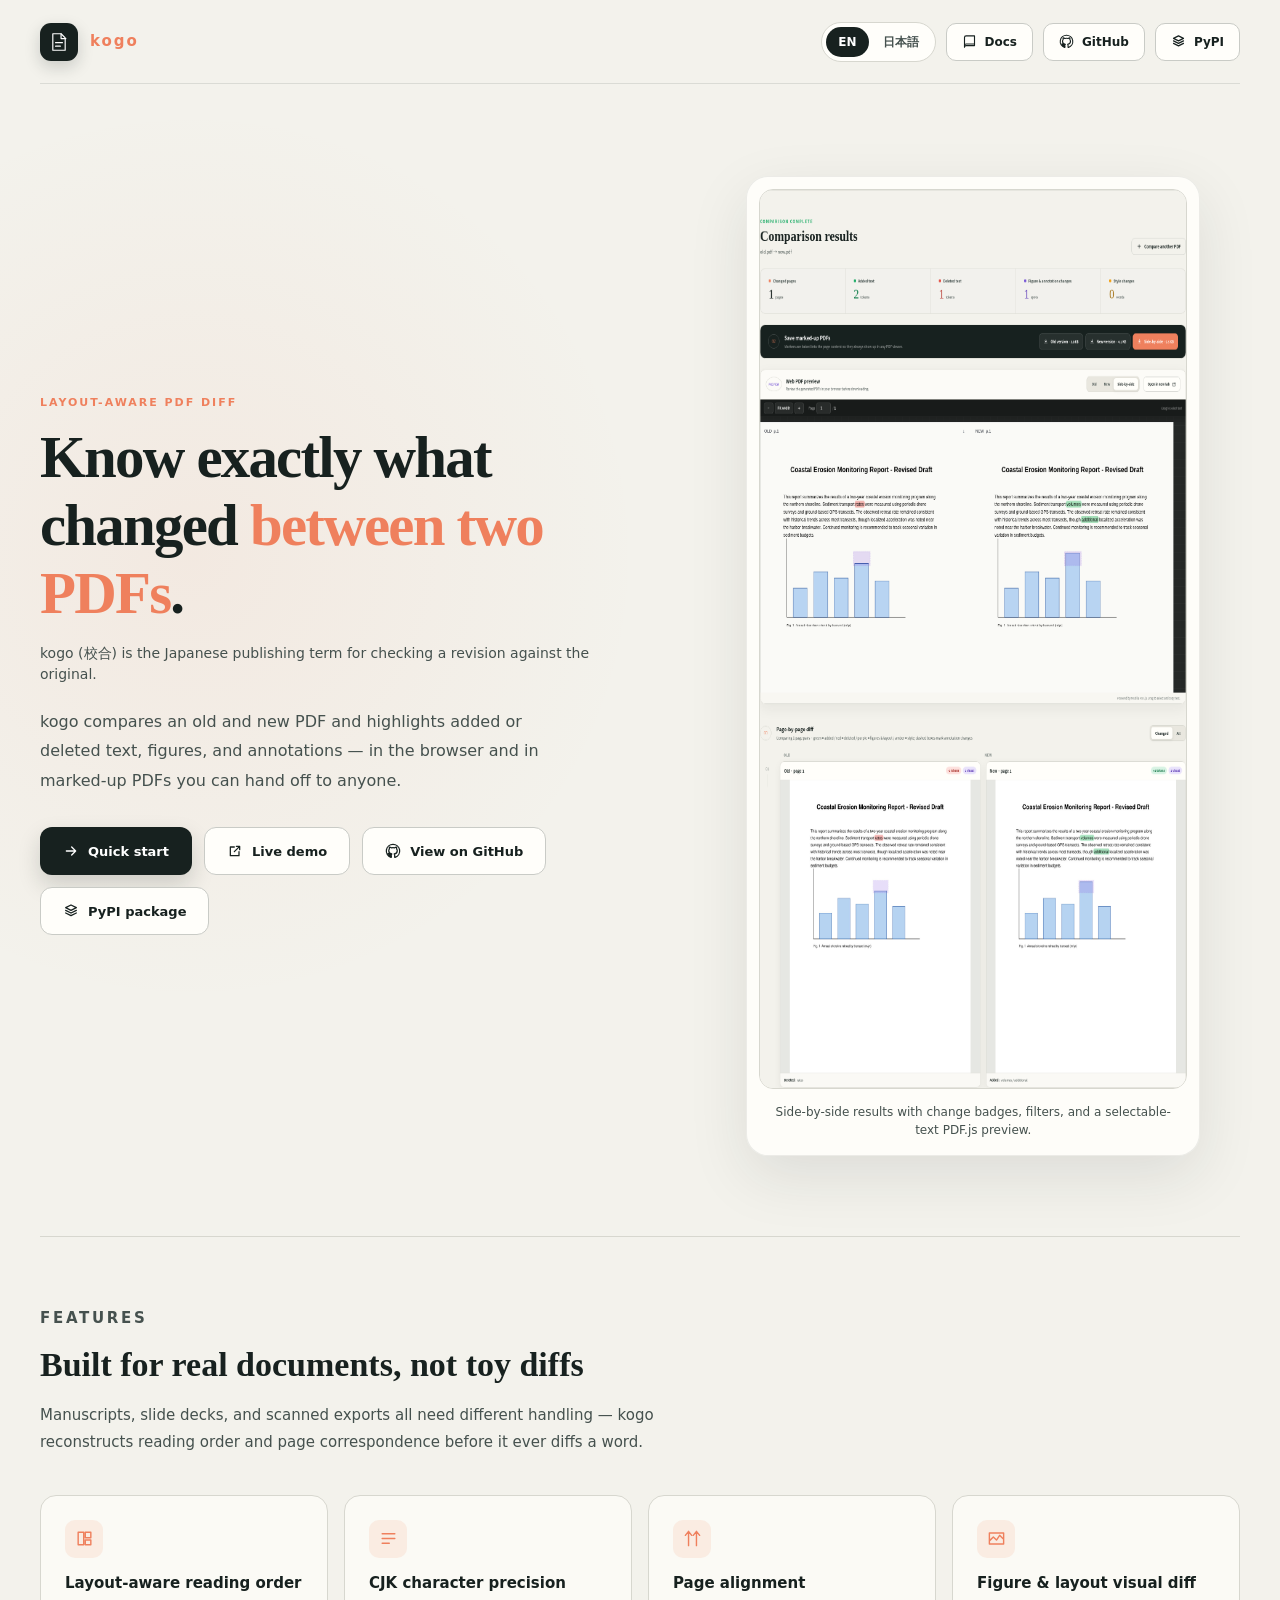
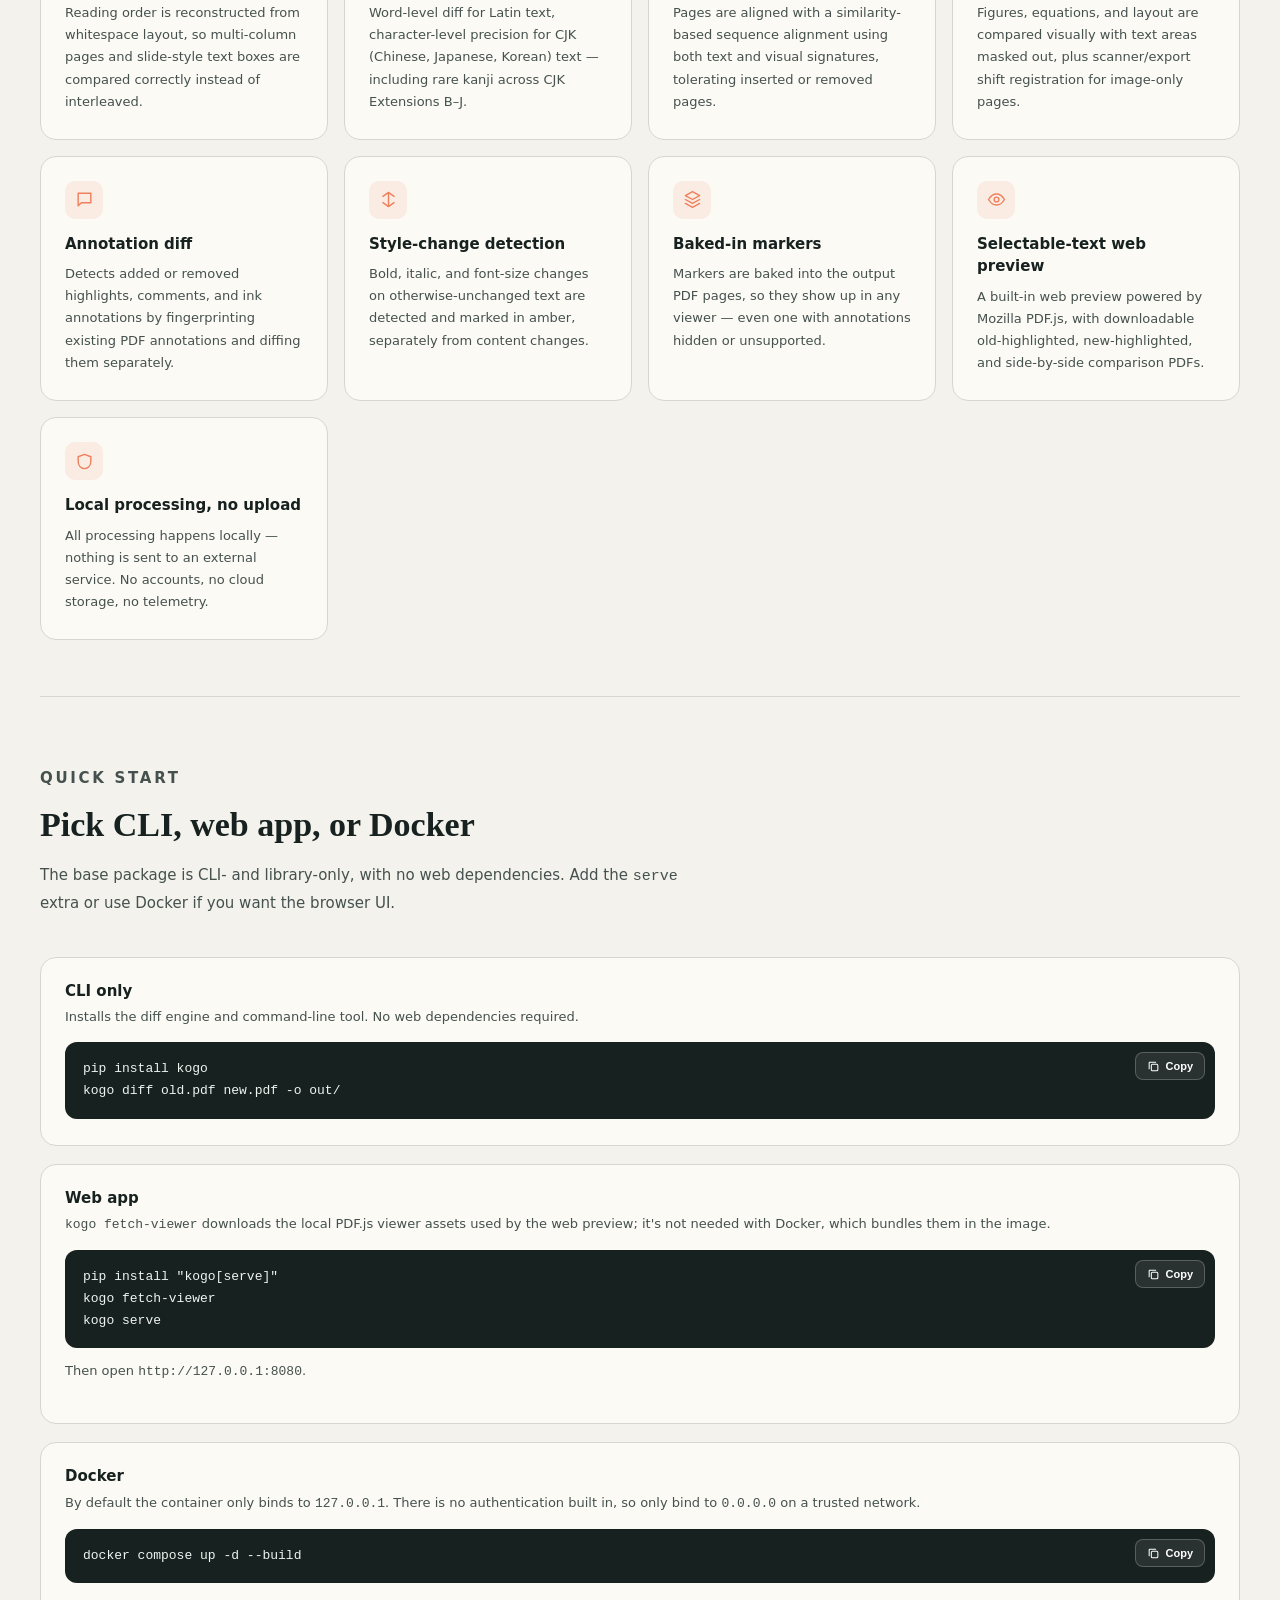
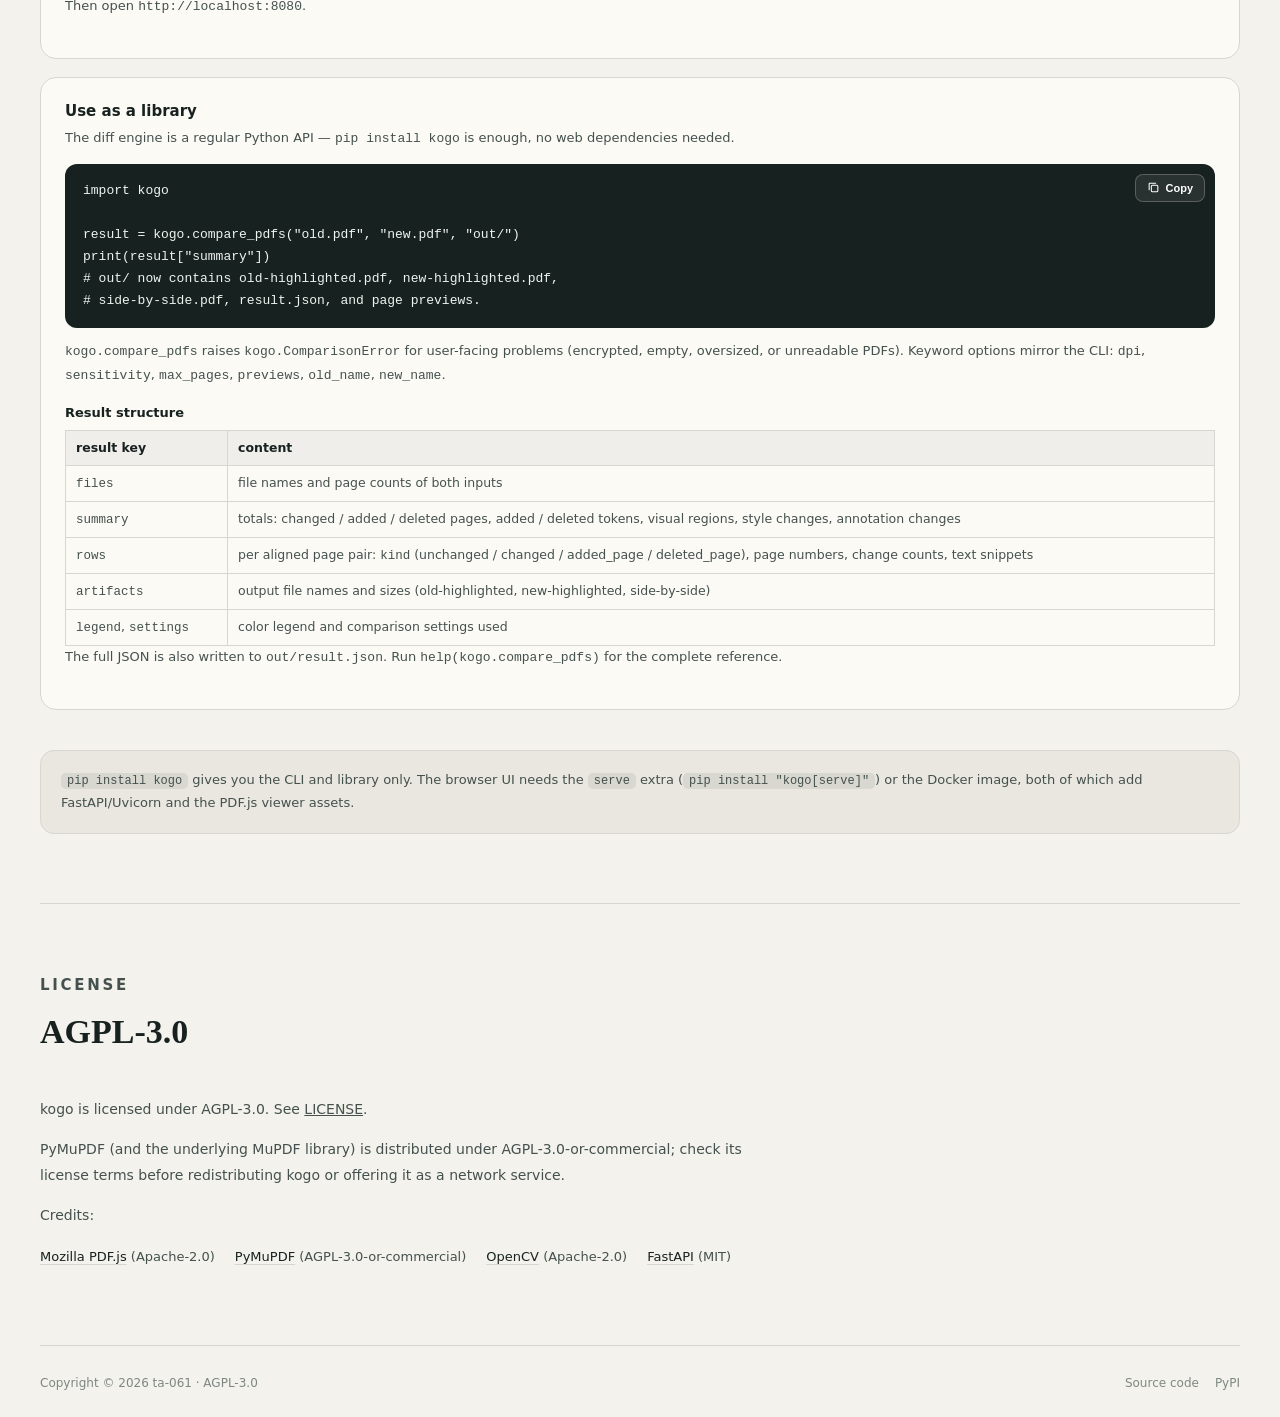
<file: docs/site/index.html>
<!doctype html>
<html lang="en">
<head>
<meta charset="utf-8">
<meta name="viewport" content="width=device-width, initial-scale=1">
<title>kogo — layout-aware PDF diff for revisions</title>
<meta name="description" content="kogo compares an old and new PDF and highlights added or deleted text, figures, and annotations, with layout-aware reading order and CJK character precision. Local processing, open source (AGPL-3.0).">
<link rel="canonical" href="https://kogo.tatu-sec.dev/">
<meta property="og:type" content="website">
<meta property="og:title" content="kogo — layout-aware PDF diff for revisions">
<meta property="og:description" content="Compare an old and new PDF and highlight added or deleted text, figures, and annotations, in the browser and in marked PDFs.">
<meta property="og:image" content="https://kogo.tatu-sec.dev/screenshot-results.png">
<meta property="og:url" content="https://kogo.tatu-sec.dev/">
<meta name="twitter:card" content="summary_large_image">
<link rel="icon" href="data:image/svg+xml,%3Csvg xmlns='http://www.w3.org/2000/svg' viewBox='0 0 32 32'%3E%3Crect width='32' height='32' rx='7' fill='%2317211f'/%3E%3Cpath d='M9 6h12l6 6v14H9z' fill='none' stroke='white' stroke-width='1.8' stroke-linejoin='round' stroke-linecap='round'/%3E%3Cpath d='M21 6v7h7' fill='none' stroke='white' stroke-width='1.8' stroke-linejoin='round' stroke-linecap='round'/%3E%3Cpath d='M13 19h10M13 24h7' fill='none' stroke='white' stroke-width='1.8' stroke-linecap='round'/%3E%3C/svg%3E">
<link rel="stylesheet" href="styles.css">
</head>
<body>
<header class="site-header">
  <a class="brand" href="#top">
    <span class="brand-mark" aria-hidden="true">
      <svg viewBox="0 0 32 32"><path d="M7 4h12l6 6v18H7z"/><path d="M19 4v7h7"/><path d="M11 17h10M11 22h7"/></svg>
    </span>
    <span><b>kogo</b></span>
  </a>
  <div class="header-actions">
    <nav class="lang-switch" aria-label="Language">
      <a href="index.html" class="active">EN</a>
      <a href="ja/index.html">日本語</a>
    </nav>
    <a class="header-link" href="manual/">
      <svg viewBox="0 0 24 24"><path d="M4 5.5A2.5 2.5 0 0 1 6.5 3H20v15.5H6.5A2.5 2.5 0 0 0 4 21V5.5Z"/><path d="M4 18.5A2.5 2.5 0 0 1 6.5 16H20"/></svg>
      Docs
    </a>
    <a class="header-link" href="https://github.com/ta-061/kogo">
      <svg viewBox="0 0 24 24"><path d="M12 2a10 10 0 0 0-3.16 19.49c.5.09.68-.22.68-.48v-1.7c-2.78.6-3.37-1.34-3.37-1.34-.46-1.16-1.11-1.47-1.11-1.47-.91-.62.07-.6.07-.6 1 .07 1.53 1.03 1.53 1.03.9 1.52 2.34 1.08 2.91.83.09-.65.35-1.08.63-1.33-2.22-.25-4.56-1.11-4.56-4.94 0-1.09.39-1.98 1.03-2.68-.1-.25-.45-1.27.1-2.65 0 0 .84-.27 2.75 1.02a9.6 9.6 0 0 1 5 0c1.91-1.29 2.75-1.02 2.75-1.02.55 1.38.2 2.4.1 2.65.64.7 1.03 1.59 1.03 2.68 0 3.84-2.34 4.68-4.57 4.93.36.31.68.92.68 1.85v2.74c0 .26.18.58.69.48A10 10 0 0 0 12 2Z"/></svg>
      GitHub
    </a>
    <a class="header-link" href="https://pypi.org/project/kogo/">
      <svg viewBox="0 0 24 24"><path d="M12 3l8 4-8 4-8-4 8-4Z"/><path d="M4 11l8 4 8-4"/><path d="M4 15l8 4 8-4"/></svg>
      PyPI
    </a>
  </div>
</header>

<main id="top">
  <section class="hero" style="border-top:0;padding-top:76px">
    <div class="hero-copy">
      <p class="eyebrow">Layout-aware PDF diff</p>
      <h1>Know exactly what changed <em>between two PDFs</em>.</h1>
      <p class="kanji-note">kogo (校合) is the Japanese publishing term for checking a revision against the original.</p>
      <p class="lead">
        kogo compares an old and new PDF and highlights added or deleted text, figures, and
        annotations — in the browser and in marked-up PDFs you can hand off to anyone.
      </p>
      <div class="hero-actions">
        <a class="btn btn-primary" href="#quick-start">
          <svg viewBox="0 0 24 24"><path d="M5 12h14M13 6l6 6-6 6"/></svg>
          Quick start
        </a>
        <a class="btn btn-secondary" href="https://kogo-demo.tatu-sec.dev/" title="Hosted demo - free to try, no account needed">
          <svg viewBox="0 0 24 24"><path d="M14 5h5v5M19 5l-8 8M18 13v6H5V6h6"/></svg>
          Live demo
        </a>
        <a class="btn btn-secondary" href="https://github.com/ta-061/kogo">
          <svg viewBox="0 0 24 24"><path d="M12 2a10 10 0 0 0-3.16 19.49c.5.09.68-.22.68-.48v-1.7c-2.78.6-3.37-1.34-3.37-1.34-.46-1.16-1.11-1.47-1.11-1.47-.91-.62.07-.6.07-.6 1 .07 1.53 1.03 1.53 1.03.9 1.52 2.34 1.08 2.91.83.09-.65.35-1.08.63-1.33-2.22-.25-4.56-1.11-4.56-4.94 0-1.09.39-1.98 1.03-2.68-.1-.25-.45-1.27.1-2.65 0 0 .84-.27 2.75 1.02a9.6 9.6 0 0 1 5 0c1.91-1.29 2.75-1.02 2.75-1.02.55 1.38.2 2.4.1 2.65.64.7 1.03 1.59 1.03 2.68 0 3.84-2.34 4.68-4.57 4.93.36.31.68.92.68 1.85v2.74c0 .26.18.58.69.48A10 10 0 0 0 12 2Z"/></svg>
          View on GitHub
        </a>
        <a class="btn btn-secondary" href="https://pypi.org/project/kogo/">
          <svg viewBox="0 0 24 24"><path d="M12 3l8 4-8 4-8-4 8-4Z"/><path d="M4 11l8 4 8-4"/><path d="M4 15l8 4 8-4"/></svg>
          PyPI package
        </a>
      </div>
    </div>
    <figure class="hero-figure">
      <img src="screenshot-results.png" alt="kogo comparison results showing added, deleted, visual, and style-only changes across aligned pages" width="1400" height="900" loading="eager">
      <figcaption>Side-by-side results with change badges, filters, and a selectable-text PDF.js preview.</figcaption>
    </figure>
  </section>

  <section id="features">
    <div class="section-head">
      <p class="eyebrow">Features</p>
      <h2>Built for real documents, not toy diffs</h2>
      <p>Manuscripts, slide decks, and scanned exports all need different handling — kogo reconstructs reading order and page correspondence before it ever diffs a word.</p>
    </div>
    <div class="features-grid">
      <div class="feature-card">
        <span class="feature-icon"><svg viewBox="0 0 24 24"><path d="M4 4h7v16H4zM13 4h7v7h-7zM13 14h7v6h-7z"/></svg></span>
        <h3>Layout-aware reading order</h3>
        <p>Reading order is reconstructed from whitespace layout, so multi-column pages and slide-style text boxes are compared correctly instead of interleaved.</p>
      </div>
      <div class="feature-card">
        <span class="feature-icon"><svg viewBox="0 0 24 24"><path d="M4 6h16M4 12h16M4 18h9"/></svg></span>
        <h3>CJK character precision</h3>
        <p>Word-level diff for Latin text, character-level precision for CJK (Chinese, Japanese, Korean) text — including rare kanji across CJK Extensions B–J.</p>
      </div>
      <div class="feature-card">
        <span class="feature-icon"><svg viewBox="0 0 24 24"><path d="M7 3v18M17 3v18M3 8l4-5 4 5M13 8l4-5 4 5"/></svg></span>
        <h3>Page alignment</h3>
        <p>Pages are aligned with a similarity-based sequence alignment using both text and visual signatures, tolerating inserted or removed pages.</p>
      </div>
      <div class="feature-card">
        <span class="feature-icon"><svg viewBox="0 0 24 24"><path d="M3 5h18v14H3zM3 15l5-5 4 4 4-6 4 4"/></svg></span>
        <h3>Figure &amp; layout visual diff</h3>
        <p>Figures, equations, and layout are compared visually with text areas masked out, plus scanner/export shift registration for image-only pages.</p>
      </div>
      <div class="feature-card">
        <span class="feature-icon"><svg viewBox="0 0 24 24"><path d="M4 4h16v12H8l-4 4z"/></svg></span>
        <h3>Annotation diff</h3>
        <p>Detects added or removed highlights, comments, and ink annotations by fingerprinting existing PDF annotations and diffing them separately.</p>
      </div>
      <div class="feature-card">
        <span class="feature-icon"><svg viewBox="0 0 24 24"><path d="M12 3v18M5 8l7-5 7 5M5 16l7 5 7-5"/></svg></span>
        <h3>Style-change detection</h3>
        <p>Bold, italic, and font-size changes on otherwise-unchanged text are detected and marked in amber, separately from content changes.</p>
      </div>
      <div class="feature-card">
        <span class="feature-icon"><svg viewBox="0 0 24 24"><path d="M12 2 3 7l9 5 9-5-9-5ZM3 12l9 5 9-5M3 17l9 5 9-5"/></svg></span>
        <h3>Baked-in markers</h3>
        <p>Markers are baked into the output PDF pages, so they show up in any viewer — even one with annotations hidden or unsupported.</p>
      </div>
      <div class="feature-card">
        <span class="feature-icon"><svg viewBox="0 0 24 24"><path d="M2 12s4-7 10-7 10 7 10 7-4 7-10 7-10-7-10-7Z"/><circle cx="12" cy="12" r="3"/></svg></span>
        <h3>Selectable-text web preview</h3>
        <p>A built-in web preview powered by Mozilla PDF.js, with downloadable old-highlighted, new-highlighted, and side-by-side comparison PDFs.</p>
      </div>
      <div class="feature-card">
        <span class="feature-icon"><svg viewBox="0 0 24 24"><path d="M12 3 4 6v6c0 5 3.5 8.5 8 9 4.5-.5 8-4 8-9V6l-8-3Z"/></svg></span>
        <h3>Local processing, no upload</h3>
        <p>All processing happens locally — nothing is sent to an external service. No accounts, no cloud storage, no telemetry.</p>
      </div>
    </div>
  </section>

  <section id="quick-start">
    <div class="section-head">
      <p class="eyebrow">Quick start</p>
      <h2>Pick CLI, web app, or Docker</h2>
      <p>The base package is CLI- and library-only, with no web dependencies. Add the <code>serve</code> extra or use Docker if you want the browser UI.</p>
    </div>
    <div class="quickstart-grid">
      <div class="qs-card">
        <h3>CLI only</h3>
        <p>Installs the diff engine and command-line tool. No web dependencies required.</p>
        <div class="code-block">
          <pre><code>pip install kogo
kogo diff old.pdf new.pdf -o out/</code></pre>
          <button type="button" class="copy-btn" data-copied-label="Copied">
            <svg viewBox="0 0 24 24"><rect x="8" y="8" width="12" height="12" rx="2"/><path d="M4 16V5a1 1 0 0 1 1-1h11"/></svg>
            <span class="copy-label">Copy</span>
          </button>
        </div>
      </div>
      <div class="qs-card">
        <h3>Web app</h3>
        <p><code>kogo fetch-viewer</code> downloads the local PDF.js viewer assets used by the web preview; it's not needed with Docker, which bundles them in the image.</p>
        <div class="code-block">
          <pre><code>pip install "kogo[serve]"
kogo fetch-viewer
kogo serve</code></pre>
          <button type="button" class="copy-btn" data-copied-label="Copied">
            <svg viewBox="0 0 24 24"><rect x="8" y="8" width="12" height="12" rx="2"/><path d="M4 16V5a1 1 0 0 1 1-1h11"/></svg>
            <span class="copy-label">Copy</span>
          </button>
        </div>
        <p style="margin-top:12px">Then open <code>http://127.0.0.1:8080</code>.</p>
      </div>
      <div class="qs-card">
        <h3>Docker</h3>
        <p>By default the container only binds to <code>127.0.0.1</code>. There is no authentication built in, so only bind to <code>0.0.0.0</code> on a trusted network.</p>
        <div class="code-block">
          <pre><code>docker compose up -d --build</code></pre>
          <button type="button" class="copy-btn" data-copied-label="Copied">
            <svg viewBox="0 0 24 24"><rect x="8" y="8" width="12" height="12" rx="2"/><path d="M4 16V5a1 1 0 0 1 1-1h11"/></svg>
            <span class="copy-label">Copy</span>
          </button>
        </div>
        <p style="margin-top:12px">Then open <code>http://localhost:8080</code>.</p>
      </div>
      <div class="qs-card library-example">
        <h3>Use as a library</h3>
        <p>The diff engine is a regular Python API — <code>pip install kogo</code> is enough, no web dependencies needed.</p>
        <div class="code-block">
          <pre><code>import kogo

result = kogo.compare_pdfs("old.pdf", "new.pdf", "out/")
print(result["summary"])
# out/ now contains old-highlighted.pdf, new-highlighted.pdf,
# side-by-side.pdf, result.json, and page previews.</code></pre>
          <button type="button" class="copy-btn" data-copied-label="Copied">
            <svg viewBox="0 0 24 24"><rect x="8" y="8" width="12" height="12" rx="2"/><path d="M4 16V5a1 1 0 0 1 1-1h11"/></svg>
            <span class="copy-label">Copy</span>
          </button>
        </div>
        <p style="margin-top:12px"><code>kogo.compare_pdfs</code> raises <code>kogo.ComparisonError</code> for user-facing problems (encrypted, empty, oversized, or unreadable PDFs). Keyword options mirror the CLI: <code>dpi</code>, <code>sensitivity</code>, <code>max_pages</code>, <code>previews</code>, <code>old_name</code>, <code>new_name</code>.</p>
        <h4 class="api-table-title">Result structure</h4>
        <table class="api-table">
          <thead>
            <tr><th>result key</th><th>content</th></tr>
          </thead>
          <tbody>
            <tr><td><code>files</code></td><td>file names and page counts of both inputs</td></tr>
            <tr><td><code>summary</code></td><td>totals: changed / added / deleted pages, added / deleted tokens, visual regions, style changes, annotation changes</td></tr>
            <tr><td><code>rows</code></td><td>per aligned page pair: <code>kind</code> (unchanged / changed / added_page / deleted_page), page numbers, change counts, text snippets</td></tr>
            <tr><td><code>artifacts</code></td><td>output file names and sizes (old-highlighted, new-highlighted, side-by-side)</td></tr>
            <tr><td><code>legend</code>, <code>settings</code></td><td>color legend and comparison settings used</td></tr>
          </tbody>
        </table>
        <p class="api-note">The full JSON is also written to <code>out/result.json</code>. Run <code>help(kogo.compare_pdfs)</code> for the complete reference.</p>
      </div>
    </div>
    <p class="qs-note">
      <code>pip install kogo</code> gives you the CLI and library only. The browser UI needs the
      <code>serve</code> extra (<code>pip install "kogo[serve]"</code>) or the Docker image, both of
      which add FastAPI/Uvicorn and the PDF.js viewer assets.
    </p>
  </section>

  <section id="license">
    <div class="section-head">
      <p class="eyebrow">License</p>
      <h2>AGPL-3.0</h2>
    </div>
    <div class="license-body">
      <p>kogo is licensed under AGPL-3.0. See <a href="https://github.com/ta-061/kogo/blob/main/LICENSE">LICENSE</a>.</p>
      <p>PyMuPDF (and the underlying MuPDF library) is distributed under AGPL-3.0-or-commercial; check its license terms before redistributing kogo or offering it as a network service.</p>
      <p>Credits:</p>
      <ul class="credits">
        <li><a href="https://github.com/mozilla/pdf.js">Mozilla PDF.js</a> (Apache-2.0)</li>
        <li><a href="https://github.com/pymupdf/PyMuPDF">PyMuPDF</a> (AGPL-3.0-or-commercial)</li>
        <li><a href="https://github.com/opencv/opencv">OpenCV</a> (Apache-2.0)</li>
        <li><a href="https://github.com/tiangolo/fastapi">FastAPI</a> (MIT)</li>
      </ul>
    </div>
  </section>
</main>

<footer>
  <span>Copyright © 2026 ta-061 · AGPL-3.0</span>
  <div class="footer-links">
    <a class="footer-link" href="https://github.com/ta-061/kogo">Source code</a>
    <a class="footer-link" href="https://pypi.org/project/kogo/">PyPI</a>
  </div>
</footer>

<script src="site.js"></script>
</body>
</html>
</file>
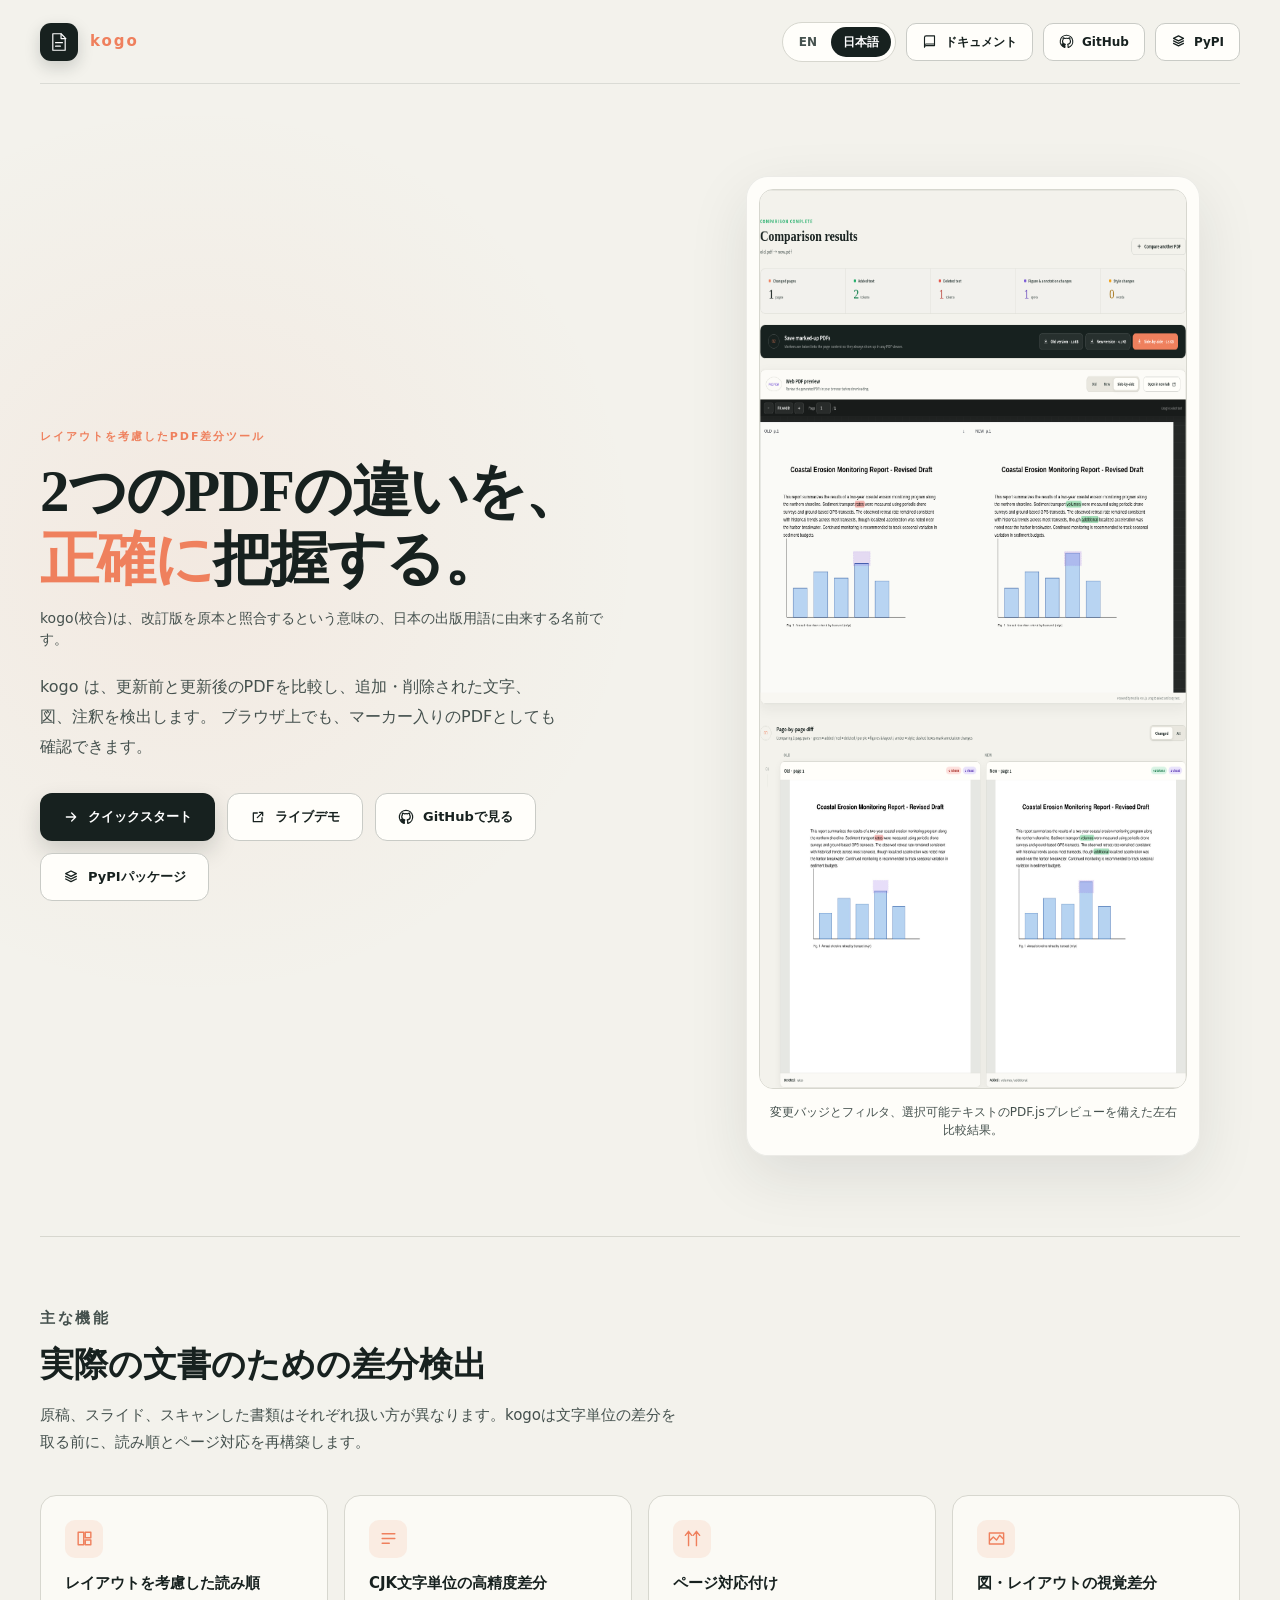
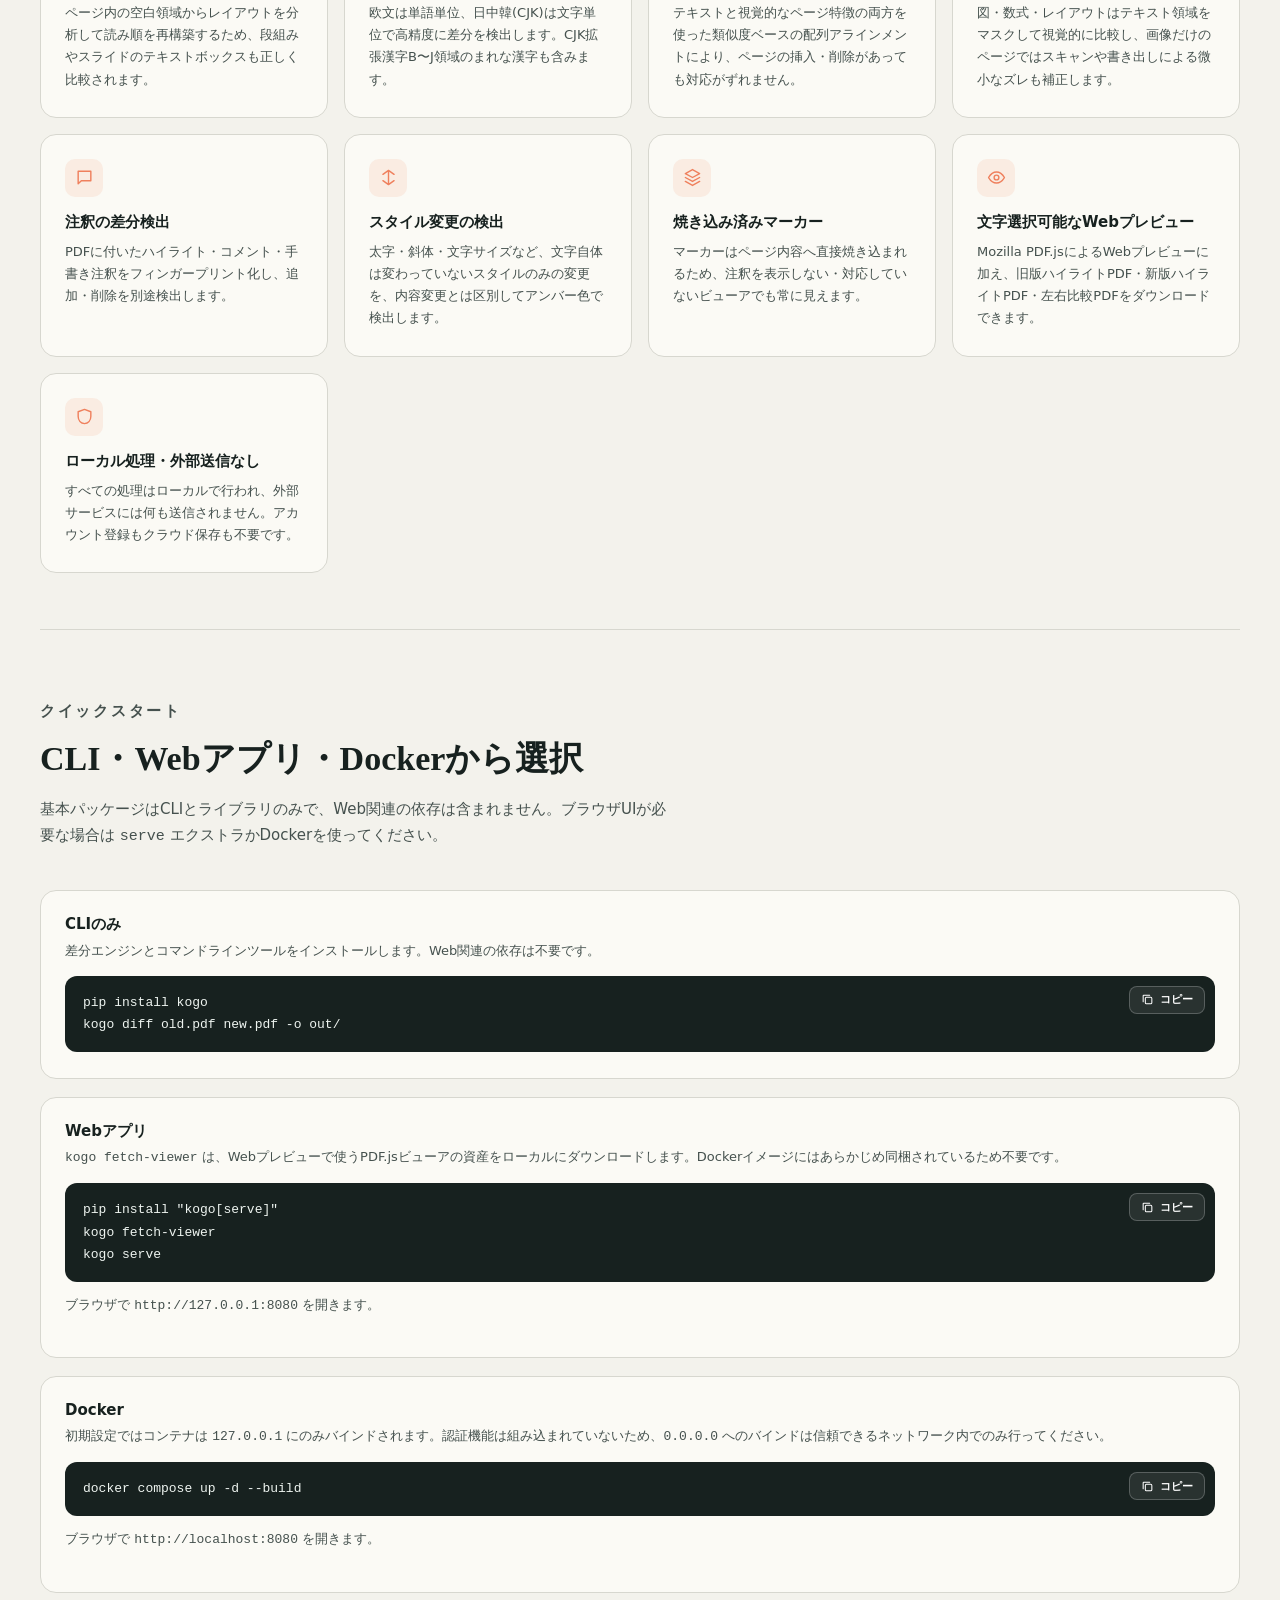
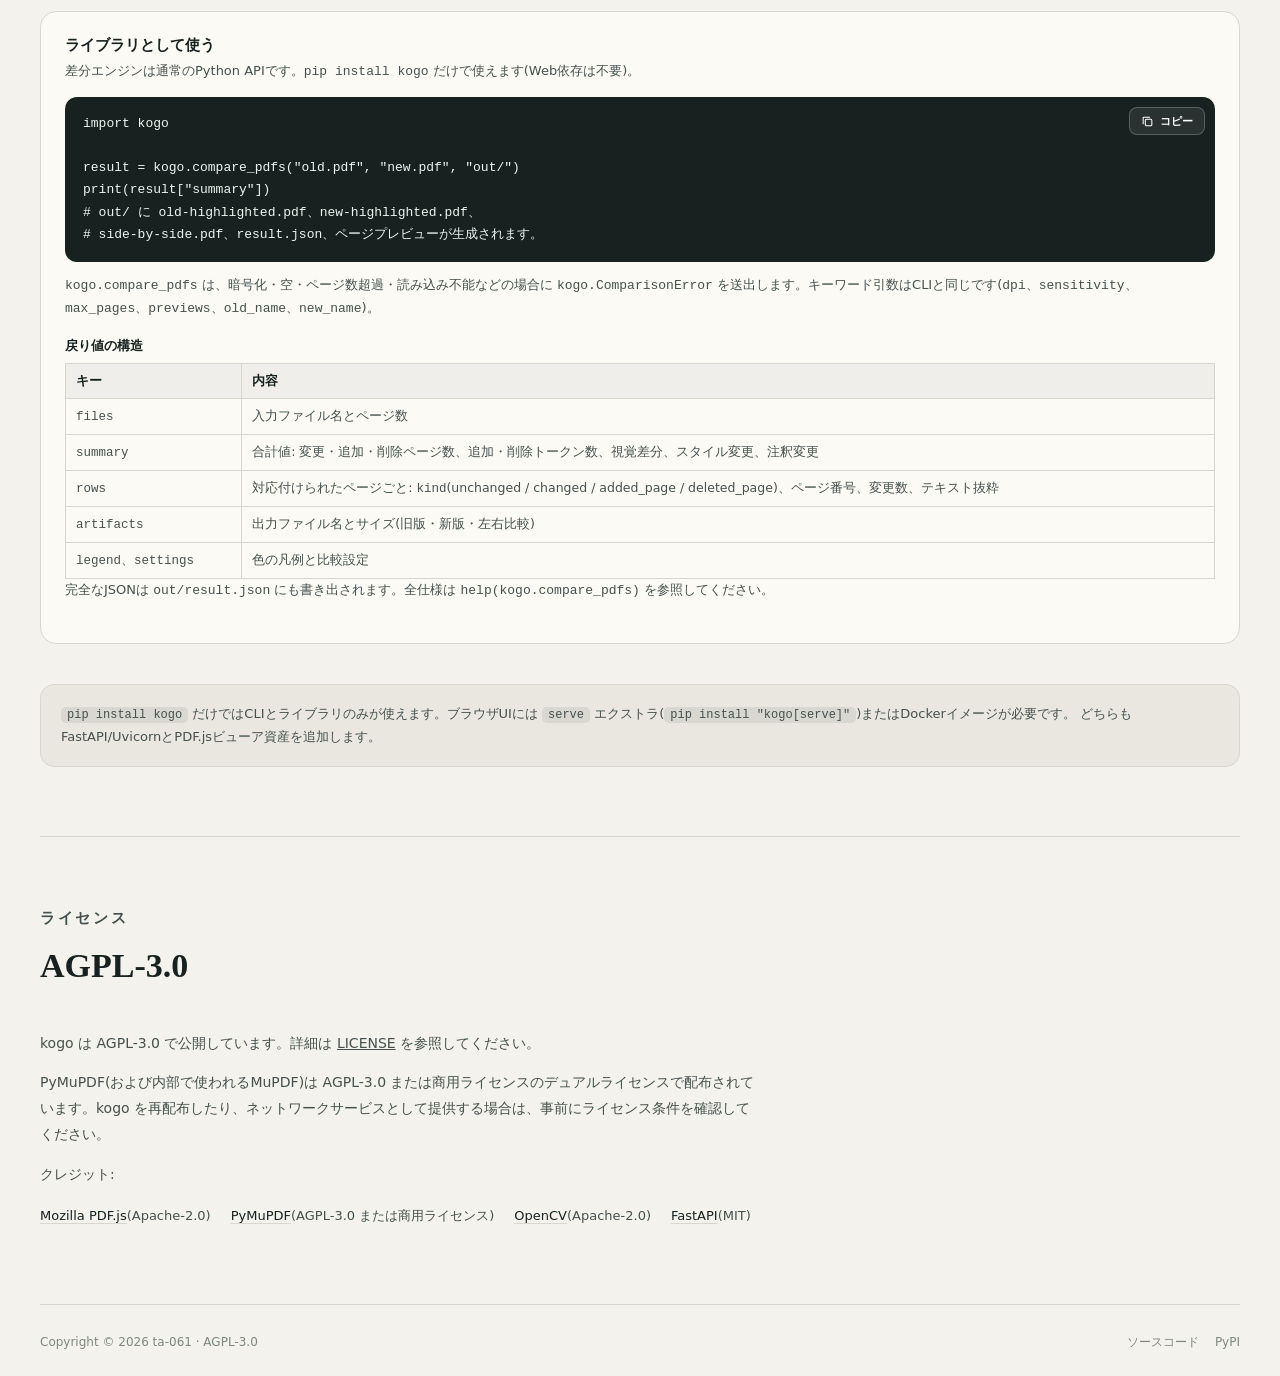
<file: docs/site/ja/index.html>
<!doctype html>
<html lang="ja">
<head>
<meta charset="utf-8">
<meta name="viewport" content="width=device-width, initial-scale=1">
<title>kogo — レイアウトを考慮したPDF差分ツール</title>
<meta name="description" content="kogoは更新前と更新後のPDFを比較し、追加・削除された文字、図、注釈をハイライトします。レイアウトを考慮した読み順の再構築とCJK文字単位の高精度な差分検出、すべてローカル処理。オープンソース(AGPL-3.0)。">
<link rel="canonical" href="https://kogo.tatu-sec.dev/ja/">
<meta property="og:type" content="website">
<meta property="og:title" content="kogo — レイアウトを考慮したPDF差分ツール">
<meta property="og:description" content="更新前と更新後のPDFを比較し、追加・削除された文字、図、注釈をブラウザとマーカー入りPDFの両方でハイライトします。">
<meta property="og:image" content="https://kogo.tatu-sec.dev/screenshot-results.png">
<meta property="og:url" content="https://kogo.tatu-sec.dev/ja/">
<meta name="twitter:card" content="summary_large_image">
<link rel="icon" href="data:image/svg+xml,%3Csvg xmlns='http://www.w3.org/2000/svg' viewBox='0 0 32 32'%3E%3Crect width='32' height='32' rx='7' fill='%2317211f'/%3E%3Cpath d='M9 6h12l6 6v14H9z' fill='none' stroke='white' stroke-width='1.8' stroke-linejoin='round' stroke-linecap='round'/%3E%3Cpath d='M21 6v7h7' fill='none' stroke='white' stroke-width='1.8' stroke-linejoin='round' stroke-linecap='round'/%3E%3Cpath d='M13 19h10M13 24h7' fill='none' stroke='white' stroke-width='1.8' stroke-linecap='round'/%3E%3C/svg%3E">
<link rel="stylesheet" href="../styles.css">
</head>
<body>
<header class="site-header">
  <a class="brand" href="#top">
    <span class="brand-mark" aria-hidden="true">
      <svg viewBox="0 0 32 32"><path d="M7 4h12l6 6v18H7z"/><path d="M19 4v7h7"/><path d="M11 17h10M11 22h7"/></svg>
    </span>
    <span><b>kogo</b></span>
  </a>
  <div class="header-actions">
    <nav class="lang-switch" aria-label="Language">
      <a href="../index.html">EN</a>
      <a href="index.html" class="active">日本語</a>
    </nav>
    <a class="header-link" href="../manual/">
      <svg viewBox="0 0 24 24"><path d="M4 5.5A2.5 2.5 0 0 1 6.5 3H20v15.5H6.5A2.5 2.5 0 0 0 4 21V5.5Z"/><path d="M4 18.5A2.5 2.5 0 0 1 6.5 16H20"/></svg>
      ドキュメント
    </a>
    <a class="header-link" href="https://github.com/ta-061/kogo">
      <svg viewBox="0 0 24 24"><path d="M12 2a10 10 0 0 0-3.16 19.49c.5.09.68-.22.68-.48v-1.7c-2.78.6-3.37-1.34-3.37-1.34-.46-1.16-1.11-1.47-1.11-1.47-.91-.62.07-.6.07-.6 1 .07 1.53 1.03 1.53 1.03.9 1.52 2.34 1.08 2.91.83.09-.65.35-1.08.63-1.33-2.22-.25-4.56-1.11-4.56-4.94 0-1.09.39-1.98 1.03-2.68-.1-.25-.45-1.27.1-2.65 0 0 .84-.27 2.75 1.02a9.6 9.6 0 0 1 5 0c1.91-1.29 2.75-1.02 2.75-1.02.55 1.38.2 2.4.1 2.65.64.7 1.03 1.59 1.03 2.68 0 3.84-2.34 4.68-4.57 4.93.36.31.68.92.68 1.85v2.74c0 .26.18.58.69.48A10 10 0 0 0 12 2Z"/></svg>
      GitHub
    </a>
    <a class="header-link" href="https://pypi.org/project/kogo/">
      <svg viewBox="0 0 24 24"><path d="M12 3l8 4-8 4-8-4 8-4Z"/><path d="M4 11l8 4 8-4"/><path d="M4 15l8 4 8-4"/></svg>
      PyPI
    </a>
  </div>
</header>

<main id="top">
  <section class="hero" style="border-top:0;padding-top:76px">
    <div class="hero-copy">
      <p class="eyebrow">レイアウトを考慮したPDF差分ツール</p>
      <h1>2つのPDFの違いを、<em>正確に</em>把握する。</h1>
      <p class="kanji-note">kogo(校合)は、改訂版を原本と照合するという意味の、日本の出版用語に由来する名前です。</p>
      <p class="lead">
        kogo は、更新前と更新後のPDFを比較し、追加・削除された文字、図、注釈を検出します。
        ブラウザ上でも、マーカー入りのPDFとしても確認できます。
      </p>
      <div class="hero-actions">
        <a class="btn btn-primary" href="#quick-start">
          <svg viewBox="0 0 24 24"><path d="M5 12h14M13 6l6 6-6 6"/></svg>
          クイックスタート
        </a>
        <a class="btn btn-secondary" href="https://kogo-demo.tatu-sec.dev/" title="ホステッドデモ - 登録不要で無料で試用可能">
          <svg viewBox="0 0 24 24"><path d="M14 5h5v5M19 5l-8 8M18 13v6H5V6h6"/></svg>
          ライブデモ
        </a>
        <a class="btn btn-secondary" href="https://github.com/ta-061/kogo">
          <svg viewBox="0 0 24 24"><path d="M12 2a10 10 0 0 0-3.16 19.49c.5.09.68-.22.68-.48v-1.7c-2.78.6-3.37-1.34-3.37-1.34-.46-1.16-1.11-1.47-1.11-1.47-.91-.62.07-.6.07-.6 1 .07 1.53 1.03 1.53 1.03.9 1.52 2.34 1.08 2.91.83.09-.65.35-1.08.63-1.33-2.22-.25-4.56-1.11-4.56-4.94 0-1.09.39-1.98 1.03-2.68-.1-.25-.45-1.27.1-2.65 0 0 .84-.27 2.75 1.02a9.6 9.6 0 0 1 5 0c1.91-1.29 2.75-1.02 2.75-1.02.55 1.38.2 2.4.1 2.65.64.7 1.03 1.59 1.03 2.68 0 3.84-2.34 4.68-4.57 4.93.36.31.68.92.68 1.85v2.74c0 .26.18.58.69.48A10 10 0 0 0 12 2Z"/></svg>
          GitHubで見る
        </a>
        <a class="btn btn-secondary" href="https://pypi.org/project/kogo/">
          <svg viewBox="0 0 24 24"><path d="M12 3l8 4-8 4-8-4 8-4Z"/><path d="M4 11l8 4 8-4"/><path d="M4 15l8 4 8-4"/></svg>
          PyPIパッケージ
        </a>
      </div>
    </div>
    <figure class="hero-figure">
      <img src="../screenshot-results.png" alt="追加・削除・視覚差分・スタイル変更のバッジが付いた、ページ対応済みのkogo比較結果画面" width="1400" height="900" loading="eager">
      <figcaption>変更バッジとフィルタ、選択可能テキストのPDF.jsプレビューを備えた左右比較結果。</figcaption>
    </figure>
  </section>

  <section id="features">
    <div class="section-head">
      <p class="eyebrow">主な機能</p>
      <h2>実際の文書のための差分検出</h2>
      <p>原稿、スライド、スキャンした書類はそれぞれ扱い方が異なります。kogoは文字単位の差分を取る前に、読み順とページ対応を再構築します。</p>
    </div>
    <div class="features-grid">
      <div class="feature-card">
        <span class="feature-icon"><svg viewBox="0 0 24 24"><path d="M4 4h7v16H4zM13 4h7v7h-7zM13 14h7v6h-7z"/></svg></span>
        <h3>レイアウトを考慮した読み順</h3>
        <p>ページ内の空白領域からレイアウトを分析して読み順を再構築するため、段組みやスライドのテキストボックスも正しく比較されます。</p>
      </div>
      <div class="feature-card">
        <span class="feature-icon"><svg viewBox="0 0 24 24"><path d="M4 6h16M4 12h16M4 18h9"/></svg></span>
        <h3>CJK文字単位の高精度差分</h3>
        <p>欧文は単語単位、日中韓(CJK)は文字単位で高精度に差分を検出します。CJK拡張漢字B〜J領域のまれな漢字も含みます。</p>
      </div>
      <div class="feature-card">
        <span class="feature-icon"><svg viewBox="0 0 24 24"><path d="M7 3v18M17 3v18M3 8l4-5 4 5M13 8l4-5 4 5"/></svg></span>
        <h3>ページ対応付け</h3>
        <p>テキストと視覚的なページ特徴の両方を使った類似度ベースの配列アラインメントにより、ページの挿入・削除があっても対応がずれません。</p>
      </div>
      <div class="feature-card">
        <span class="feature-icon"><svg viewBox="0 0 24 24"><path d="M3 5h18v14H3zM3 15l5-5 4 4 4-6 4 4"/></svg></span>
        <h3>図・レイアウトの視覚差分</h3>
        <p>図・数式・レイアウトはテキスト領域をマスクして視覚的に比較し、画像だけのページではスキャンや書き出しによる微小なズレも補正します。</p>
      </div>
      <div class="feature-card">
        <span class="feature-icon"><svg viewBox="0 0 24 24"><path d="M4 4h16v12H8l-4 4z"/></svg></span>
        <h3>注釈の差分検出</h3>
        <p>PDFに付いたハイライト・コメント・手書き注釈をフィンガープリント化し、追加・削除を別途検出します。</p>
      </div>
      <div class="feature-card">
        <span class="feature-icon"><svg viewBox="0 0 24 24"><path d="M12 3v18M5 8l7-5 7 5M5 16l7 5 7-5"/></svg></span>
        <h3>スタイル変更の検出</h3>
        <p>太字・斜体・文字サイズなど、文字自体は変わっていないスタイルのみの変更を、内容変更とは区別してアンバー色で検出します。</p>
      </div>
      <div class="feature-card">
        <span class="feature-icon"><svg viewBox="0 0 24 24"><path d="M12 2 3 7l9 5 9-5-9-5ZM3 12l9 5 9-5M3 17l9 5 9-5"/></svg></span>
        <h3>焼き込み済みマーカー</h3>
        <p>マーカーはページ内容へ直接焼き込まれるため、注釈を表示しない・対応していないビューアでも常に見えます。</p>
      </div>
      <div class="feature-card">
        <span class="feature-icon"><svg viewBox="0 0 24 24"><path d="M2 12s4-7 10-7 10 7 10 7-4 7-10 7-10-7-10-7Z"/><circle cx="12" cy="12" r="3"/></svg></span>
        <h3>文字選択可能なWebプレビュー</h3>
        <p>Mozilla PDF.jsによるWebプレビューに加え、旧版ハイライトPDF・新版ハイライトPDF・左右比較PDFをダウンロードできます。</p>
      </div>
      <div class="feature-card">
        <span class="feature-icon"><svg viewBox="0 0 24 24"><path d="M12 3 4 6v6c0 5 3.5 8.5 8 9 4.5-.5 8-4 8-9V6l-8-3Z"/></svg></span>
        <h3>ローカル処理・外部送信なし</h3>
        <p>すべての処理はローカルで行われ、外部サービスには何も送信されません。アカウント登録もクラウド保存も不要です。</p>
      </div>
    </div>
  </section>

  <section id="quick-start">
    <div class="section-head">
      <p class="eyebrow">クイックスタート</p>
      <h2>CLI・Webアプリ・Dockerから選択</h2>
      <p>基本パッケージはCLIとライブラリのみで、Web関連の依存は含まれません。ブラウザUIが必要な場合は <code>serve</code> エクストラかDockerを使ってください。</p>
    </div>
    <div class="quickstart-grid">
      <div class="qs-card">
        <h3>CLIのみ</h3>
        <p>差分エンジンとコマンドラインツールをインストールします。Web関連の依存は不要です。</p>
        <div class="code-block">
          <pre><code>pip install kogo
kogo diff old.pdf new.pdf -o out/</code></pre>
          <button type="button" class="copy-btn" data-copied-label="コピーしました">
            <svg viewBox="0 0 24 24"><rect x="8" y="8" width="12" height="12" rx="2"/><path d="M4 16V5a1 1 0 0 1 1-1h11"/></svg>
            <span class="copy-label">コピー</span>
          </button>
        </div>
      </div>
      <div class="qs-card">
        <h3>Webアプリ</h3>
        <p><code>kogo fetch-viewer</code> は、Webプレビューで使うPDF.jsビューアの資産をローカルにダウンロードします。Dockerイメージにはあらかじめ同梱されているため不要です。</p>
        <div class="code-block">
          <pre><code>pip install "kogo[serve]"
kogo fetch-viewer
kogo serve</code></pre>
          <button type="button" class="copy-btn" data-copied-label="コピーしました">
            <svg viewBox="0 0 24 24"><rect x="8" y="8" width="12" height="12" rx="2"/><path d="M4 16V5a1 1 0 0 1 1-1h11"/></svg>
            <span class="copy-label">コピー</span>
          </button>
        </div>
        <p style="margin-top:12px">ブラウザで <code>http://127.0.0.1:8080</code> を開きます。</p>
      </div>
      <div class="qs-card">
        <h3>Docker</h3>
        <p>初期設定ではコンテナは <code>127.0.0.1</code> にのみバインドされます。認証機能は組み込まれていないため、<code>0.0.0.0</code> へのバインドは信頼できるネットワーク内でのみ行ってください。</p>
        <div class="code-block">
          <pre><code>docker compose up -d --build</code></pre>
          <button type="button" class="copy-btn" data-copied-label="コピーしました">
            <svg viewBox="0 0 24 24"><rect x="8" y="8" width="12" height="12" rx="2"/><path d="M4 16V5a1 1 0 0 1 1-1h11"/></svg>
            <span class="copy-label">コピー</span>
          </button>
        </div>
        <p style="margin-top:12px">ブラウザで <code>http://localhost:8080</code> を開きます。</p>
      </div>
      <div class="qs-card library-example">
        <h3>ライブラリとして使う</h3>
        <p>差分エンジンは通常のPython APIです。<code>pip install kogo</code> だけで使えます(Web依存は不要)。</p>
        <div class="code-block">
          <pre><code>import kogo

result = kogo.compare_pdfs("old.pdf", "new.pdf", "out/")
print(result["summary"])
# out/ に old-highlighted.pdf、new-highlighted.pdf、
# side-by-side.pdf、result.json、ページプレビューが生成されます。</code></pre>
          <button type="button" class="copy-btn" data-copied-label="コピーしました">
            <svg viewBox="0 0 24 24"><rect x="8" y="8" width="12" height="12" rx="2"/><path d="M4 16V5a1 1 0 0 1 1-1h11"/></svg>
            <span class="copy-label">コピー</span>
          </button>
        </div>
        <p style="margin-top:12px"><code>kogo.compare_pdfs</code> は、暗号化・空・ページ数超過・読み込み不能などの場合に <code>kogo.ComparisonError</code> を送出します。キーワード引数はCLIと同じです(<code>dpi</code>、<code>sensitivity</code>、<code>max_pages</code>、<code>previews</code>、<code>old_name</code>、<code>new_name</code>)。</p>
        <h4 class="api-table-title">戻り値の構造</h4>
        <table class="api-table">
          <thead>
            <tr><th>キー</th><th>内容</th></tr>
          </thead>
          <tbody>
            <tr><td><code>files</code></td><td>入力ファイル名とページ数</td></tr>
            <tr><td><code>summary</code></td><td>合計値: 変更・追加・削除ページ数、追加・削除トークン数、視覚差分、スタイル変更、注釈変更</td></tr>
            <tr><td><code>rows</code></td><td>対応付けられたページごと: <code>kind</code>(unchanged / changed / added_page / deleted_page)、ページ番号、変更数、テキスト抜粋</td></tr>
            <tr><td><code>artifacts</code></td><td>出力ファイル名とサイズ(旧版・新版・左右比較)</td></tr>
            <tr><td><code>legend</code>、<code>settings</code></td><td>色の凡例と比較設定</td></tr>
          </tbody>
        </table>
        <p class="api-note">完全なJSONは <code>out/result.json</code> にも書き出されます。全仕様は <code>help(kogo.compare_pdfs)</code> を参照してください。</p>
      </div>
    </div>
    <p class="qs-note">
      <code>pip install kogo</code> だけではCLIとライブラリのみが使えます。ブラウザUIには
      <code>serve</code> エクストラ(<code>pip install "kogo[serve]"</code>)またはDockerイメージが必要です。
      どちらもFastAPI/UvicornとPDF.jsビューア資産を追加します。
    </p>
  </section>

  <section id="license">
    <div class="section-head">
      <p class="eyebrow">ライセンス</p>
      <h2>AGPL-3.0</h2>
    </div>
    <div class="license-body">
      <p>kogo は AGPL-3.0 で公開しています。詳細は <a href="https://github.com/ta-061/kogo/blob/main/LICENSE">LICENSE</a> を参照してください。</p>
      <p>PyMuPDF(および内部で使われるMuPDF)は AGPL-3.0 または商用ライセンスのデュアルライセンスで配布されています。kogo を再配布したり、ネットワークサービスとして提供する場合は、事前にライセンス条件を確認してください。</p>
      <p>クレジット:</p>
      <ul class="credits">
        <li><a href="https://github.com/mozilla/pdf.js">Mozilla PDF.js</a>(Apache-2.0)</li>
        <li><a href="https://github.com/pymupdf/PyMuPDF">PyMuPDF</a>(AGPL-3.0 または商用ライセンス)</li>
        <li><a href="https://github.com/opencv/opencv">OpenCV</a>(Apache-2.0)</li>
        <li><a href="https://github.com/tiangolo/fastapi">FastAPI</a>(MIT)</li>
      </ul>
    </div>
  </section>
</main>

<footer>
  <span>Copyright © 2026 ta-061 · AGPL-3.0</span>
  <div class="footer-links">
    <a class="footer-link" href="https://github.com/ta-061/kogo">ソースコード</a>
    <a class="footer-link" href="https://pypi.org/project/kogo/">PyPI</a>
  </div>
</footer>

<script src="../site.js"></script>
</body>
</html>
</file>
<file: docs/site/styles.css>
:root {
  --ink: #17211f;
  --ink-soft: #45514e;
  --paper: #f3f2ec;
  --paper-deep: #e9e7df;
  --white: #fffefa;
  --line: #d7d7cf;
  --green: #1fad68;
  --green-soft: #d8f3e4;
  --red: #e65347;
  --red-soft: #fde0dd;
  --violet: #7958d7;
  --violet-soft: #e9e2fb;
  --orange: #ef805d;
  --amber: #f2a114;
  --amber-soft: #fbebc9;
  --shadow: 0 20px 60px rgba(31, 39, 37, 0.1);
  --radius: 20px;
}

* {
  box-sizing: border-box;
}

html {
  scroll-behavior: smooth;
}

body {
  margin: 0;
  color: var(--ink);
  background:
    radial-gradient(circle at 15% 12%, rgba(239, 128, 93, 0.08), transparent 28rem),
    var(--paper);
  font-family: Inter, "Hiragino Sans", "Yu Gothic UI", "Yu Gothic", Meiryo, system-ui, sans-serif;
  -webkit-font-smoothing: antialiased;
  line-height: 1.5;
}

a {
  color: inherit;
}

.site-header {
  width: min(1200px, calc(100% - 48px));
  min-height: 84px;
  margin: 0 auto;
  display: flex;
  flex-wrap: wrap;
  gap: 16px;
  align-items: center;
  justify-content: space-between;
  padding: 18px 0;
  border-bottom: 1px solid rgba(23, 33, 31, 0.11);
}

.brand {
  color: var(--ink);
  text-decoration: none;
  display: flex;
  align-items: center;
  gap: 12px;
  font-size: 15px;
  letter-spacing: 0.13em;
  font-weight: 650;
}

.brand b {
  color: var(--orange);
  font-weight: 850;
}

.brand-mark {
  width: 38px;
  height: 38px;
  display: grid;
  place-items: center;
  border-radius: 11px;
  background: var(--ink);
  box-shadow: 0 6px 16px rgba(23, 33, 31, 0.18);
  flex: 0 0 auto;
}

.brand-mark svg {
  width: 22px;
  fill: none;
  stroke: white;
  stroke-width: 1.7;
  stroke-linejoin: round;
  stroke-linecap: round;
}

.header-actions {
  display: flex;
  align-items: center;
  gap: 10px;
  flex-wrap: wrap;
}

.lang-switch {
  display: inline-flex;
  align-items: center;
  gap: 2px;
  padding: 4px;
  border: 1px solid var(--line);
  border-radius: 100px;
  background: var(--white);
}

.lang-switch a {
  padding: 6px 12px;
  border-radius: 100px;
  color: var(--ink-soft);
  text-decoration: none;
  font-size: 12px;
  font-weight: 700;
}

.lang-switch a.active {
  color: white;
  background: var(--ink);
}

.header-link {
  height: 38px;
  padding: 0 15px;
  display: inline-flex;
  align-items: center;
  gap: 8px;
  border: 1px solid #c9cbc6;
  border-radius: 10px;
  color: var(--ink);
  text-decoration: none;
  font-size: 12px;
  font-weight: 750;
  background: var(--white);
  transition: 150ms ease;
}

.header-link:hover {
  border-color: var(--orange);
  background: #fff8f4;
}

.header-link svg {
  width: 15px;
  fill: none;
  stroke: currentColor;
  stroke-width: 1.8;
  stroke-linecap: round;
  stroke-linejoin: round;
}

main {
  width: min(1200px, calc(100% - 48px));
  margin: 0 auto;
}

.hero {
  padding: 76px 0 64px;
  display: grid;
  grid-template-columns: minmax(360px, 1.05fr) minmax(320px, 0.95fr);
  gap: clamp(40px, 6vw, 80px);
  align-items: center;
}

.eyebrow {
  margin: 0 0 16px;
  color: var(--orange);
  font-size: 11px;
  line-height: 1;
  font-weight: 850;
  letter-spacing: 0.18em;
  text-transform: uppercase;
}

.hero h1 {
  margin: 0;
  font-family: "Yu Mincho", "Hiragino Mincho ProN", Georgia, serif;
  font-size: clamp(40px, 4.6vw, 60px);
  line-height: 1.16;
  letter-spacing: -0.03em;
  font-weight: 600;
}

.hero h1 em {
  color: var(--orange);
  font-style: normal;
}

.kanji-note {
  margin: 14px 0 0;
  color: var(--ink-soft);
  font-size: 14px;
}

.lead {
  max-width: 520px;
  margin: 22px 0 0;
  color: var(--ink-soft);
  font-size: 16px;
  line-height: 1.85;
}

.hero-actions {
  margin-top: 32px;
  display: flex;
  flex-wrap: wrap;
  gap: 12px;
}

.btn {
  height: 48px;
  padding: 0 22px;
  display: inline-flex;
  align-items: center;
  gap: 9px;
  border-radius: 12px;
  text-decoration: none;
  font-size: 13px;
  font-weight: 780;
  border: 1px solid transparent;
  transition: 160ms ease;
}

.btn svg {
  width: 16px;
  fill: none;
  stroke: currentColor;
  stroke-width: 1.9;
  stroke-linecap: round;
  stroke-linejoin: round;
}

.btn-primary {
  color: white;
  background: var(--ink);
  box-shadow: 0 10px 22px rgba(23, 33, 31, 0.17);
}

.btn-primary:hover {
  background: #26322f;
  transform: translateY(-1px);
}

.btn-secondary {
  color: var(--ink);
  background: var(--white);
  border-color: #c9cbc6;
}

.btn-secondary:hover {
  border-color: var(--orange);
  background: #fff8f4;
}

.hero-figure {
  padding: 12px;
  border: 1px solid rgba(23, 33, 31, 0.08);
  border-radius: 22px;
  background: rgba(255, 254, 250, 0.92);
  box-shadow: var(--shadow);
}

.hero-figure img {
  width: 100%;
  display: block;
  border-radius: 14px;
  border: 1px solid var(--line);
}

.hero-figure figcaption {
  margin: 14px 6px 4px;
  color: var(--ink-soft);
  font-size: 12px;
  text-align: center;
}

section {
  padding: 56px 0;
  border-top: 1px solid var(--line);
}

.section-head {
  max-width: 640px;
  margin: 0 0 40px;
}

.section-head h2 {
  margin: 8px 0 0;
  font-family: "Yu Mincho", "Hiragino Mincho ProN", Georgia, serif;
  font-size: clamp(26px, 3vw, 34px);
  font-weight: 650;
}

.section-head p {
  margin: 12px 0 0;
  color: var(--ink-soft);
  font-size: 15px;
  line-height: 1.75;
}

.features-grid {
  display: grid;
  grid-template-columns: repeat(auto-fit, minmax(270px, 1fr));
  gap: 16px;
}

.feature-card {
  padding: 24px 24px 26px;
  border: 1px solid var(--line);
  border-radius: 16px;
  background: rgba(255, 254, 250, 0.7);
}

.feature-icon {
  width: 38px;
  height: 38px;
  display: grid;
  place-items: center;
  margin-bottom: 14px;
  border-radius: 10px;
  color: var(--orange);
  background: rgba(239, 128, 93, 0.12);
}

.feature-icon svg {
  width: 19px;
  fill: none;
  stroke: currentColor;
  stroke-width: 1.8;
  stroke-linecap: round;
  stroke-linejoin: round;
}

.feature-card h3 {
  margin: 0;
  font-size: 15px;
  font-weight: 780;
}

.feature-card p {
  margin: 8px 0 0;
  color: var(--ink-soft);
  font-size: 13px;
  line-height: 1.7;
}

.quickstart-grid {
  display: grid;
  gap: 18px;
}

.qs-card {
  padding: 22px 24px 26px;
  border: 1px solid var(--line);
  border-radius: 16px;
  background: rgba(255, 254, 250, 0.7);
}

.qs-card h3 {
  margin: 0 0 4px;
  font-size: 15px;
  font-weight: 780;
}

.qs-card p {
  margin: 0 0 14px;
  color: var(--ink-soft);
  font-size: 13px;
  line-height: 1.7;
}

.api-table-title {
  margin: 16px 0 8px;
  font-size: 13px;
  font-weight: 780;
}

.api-table {
  width: 100%;
  border-collapse: collapse;
  font-size: 12.5px;
  line-height: 1.6;
}

.api-table th,
.api-table td {
  padding: 7px 10px;
  border: 1px solid var(--line);
  text-align: left;
  vertical-align: top;
}

.api-table th {
  background: rgba(23, 33, 31, 0.05);
  font-weight: 700;
}

.api-table td {
  color: var(--ink-soft);
}

.api-note {
  margin-top: 10px;
}

pre {
  margin: 0;
  padding: 16px 18px;
  border-radius: 12px;
  background: var(--ink);
  color: #eef4f0;
  font-size: 13px;
  line-height: 1.7;
  overflow-x: auto;
  position: relative;
}

pre code {
  font-family: "SFMono-Regular", Consolas, Menlo, monospace;
}

.code-block {
  position: relative;
}

.copy-btn {
  position: absolute;
  top: 10px;
  right: 10px;
  height: 28px;
  padding: 0 11px;
  display: inline-flex;
  align-items: center;
  gap: 6px;
  cursor: pointer;
  border: 1px solid rgba(255, 255, 255, 0.22);
  border-radius: 8px;
  color: white;
  background: rgba(255, 255, 255, 0.08);
  font-size: 11px;
  font-weight: 700;
  transition: 140ms ease;
}

.copy-btn:hover {
  background: rgba(255, 255, 255, 0.18);
}

.copy-btn svg {
  width: 13px;
  fill: none;
  stroke: currentColor;
  stroke-width: 1.9;
  stroke-linecap: round;
  stroke-linejoin: round;
}

.qs-note {
  margin-top: 40px;
  padding: 18px 20px;
  border: 1px solid var(--line);
  border-radius: 14px;
  background: var(--paper-deep);
  color: var(--ink-soft);
  font-size: 13px;
  line-height: 1.75;
}

.qs-note code {
  padding: 1px 6px;
  border-radius: 5px;
  background: rgba(23, 33, 31, 0.08);
  font-family: "SFMono-Regular", Consolas, Menlo, monospace;
  font-size: 12px;
}

.library-example pre {
  margin-top: 4px;
}

.license-body {
  max-width: 720px;
  color: var(--ink-soft);
  font-size: 14px;
  line-height: 1.85;
}

.license-body p {
  margin: 0 0 14px;
}

.license-body code {
  padding: 1px 6px;
  border-radius: 5px;
  background: var(--paper-deep);
  font-family: "SFMono-Regular", Consolas, Menlo, monospace;
  font-size: 12.5px;
}

.credits {
  margin: 16px 0 0;
  padding: 0;
  list-style: none;
  display: flex;
  flex-wrap: wrap;
  gap: 8px 20px;
  font-size: 13px;
}

.credits a {
  color: var(--ink);
  text-decoration: underline;
  text-decoration-color: var(--line);
  text-underline-offset: 3px;
}

footer {
  width: min(1200px, calc(100% - 48px));
  margin: 20px auto 0;
  padding: 28px 0 40px;
  display: flex;
  flex-wrap: wrap;
  align-items: center;
  justify-content: space-between;
  gap: 12px;
  border-top: 1px solid var(--line);
  color: #7e8783;
  font-size: 12px;
}

.footer-links {
  display: flex;
  align-items: center;
  gap: 16px;
}

.footer-link {
  color: inherit;
  text-decoration: none;
}

.footer-link:hover {
  color: var(--ink);
  text-decoration: underline;
}

@media (max-width: 900px) {
  .hero {
    grid-template-columns: 1fr;
    padding-top: 48px;
  }
}

@media (max-width: 620px) {
  .site-header {
    justify-content: center;
    text-align: center;
  }

  .header-actions {
    justify-content: center;
  }

  .hero {
    padding: 40px 0 48px;
  }

  .hero-actions .btn {
    flex: 1 1 auto;
    justify-content: center;
  }

  footer {
    flex-direction: column;
    text-align: center;
  }
}

@media (prefers-reduced-motion: reduce) {
  html {
    scroll-behavior: auto;
  }
}
</file>
